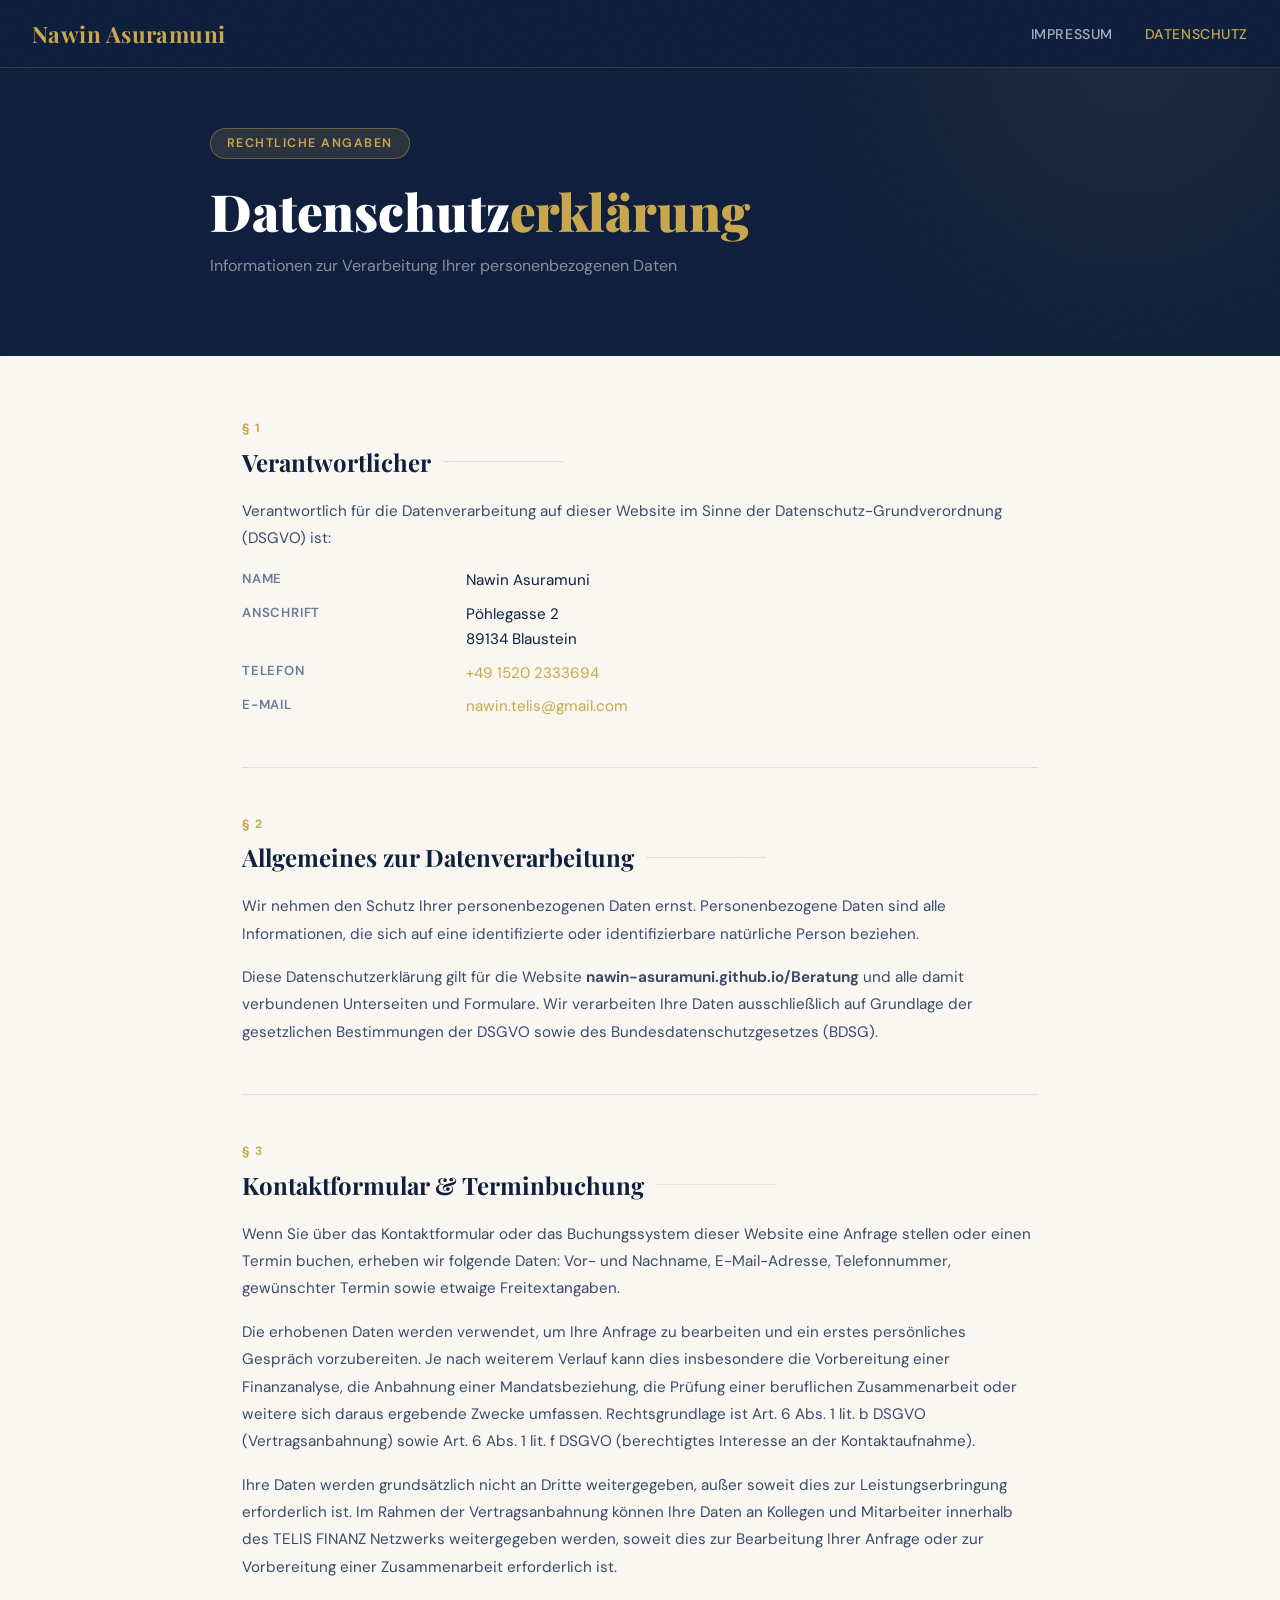
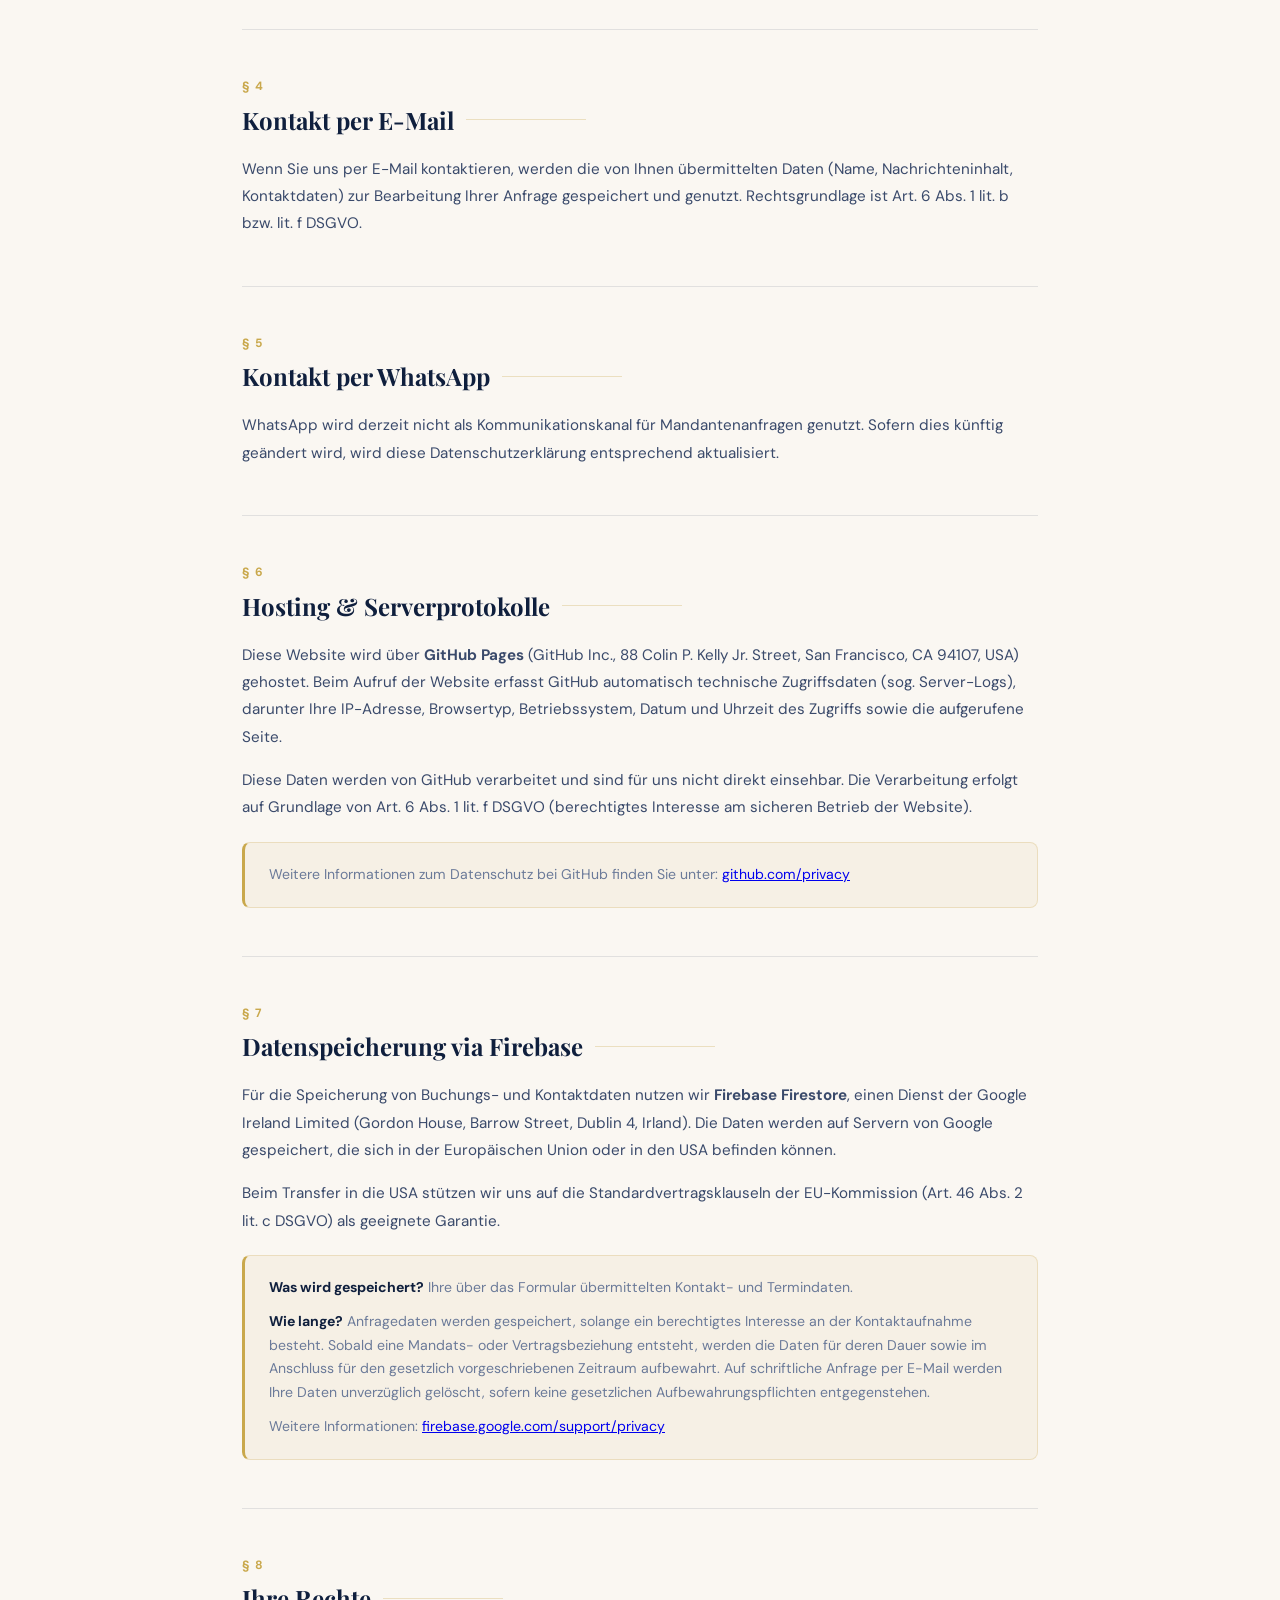
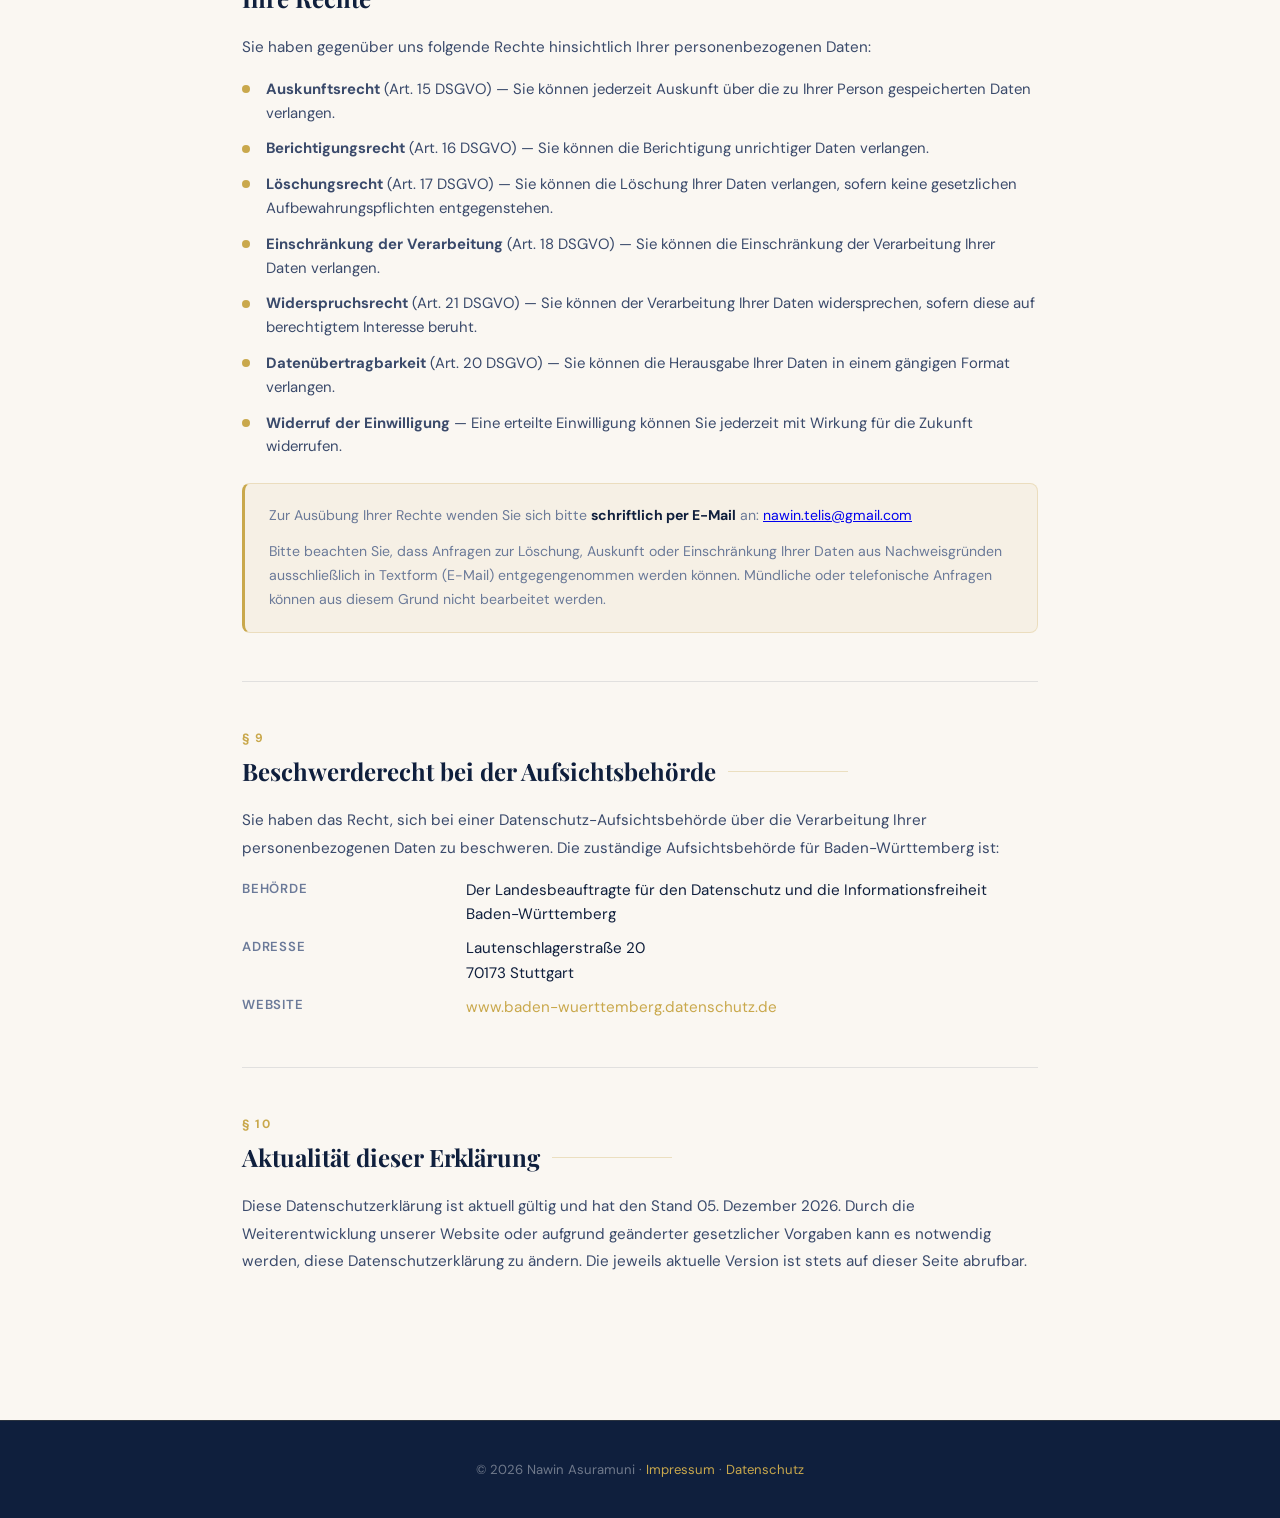
<file: datenschutz.html>
<!DOCTYPE html>
<html lang="de">
<head>
<meta charset="UTF-8">
<meta name="viewport" content="width=device-width, initial-scale=1.0">
<title>Datenschutzerklärung – Nawin Asuramuni</title>
<link rel="preconnect" href="https://fonts.googleapis.com">
<link rel="preconnect" href="https://fonts.gstatic.com" crossorigin>
<link href="https://fonts.googleapis.com/css2?family=Playfair+Display:wght@400;600;700;900&family=DM+Sans:wght@300;400;500;600&display=swap" rel="stylesheet">
<style>
  :root {
    --navy: #0f1f3d;
    --navy-mid: #162848;
    --gold: #c9a84c;
    --gold-light: #e8c96a;
    --gold-pale: #f5e8c0;
    --cream: #faf7f2;
    --slate: #6b7a99;
    --white: #ffffff;
  }

  * { box-sizing: border-box; margin: 0; padding: 0; }
  html { scroll-behavior: smooth; }

  body {
    font-family: 'DM Sans', sans-serif;
    background: var(--cream);
    color: var(--navy);
    overflow-x: hidden;
    min-height: 100vh;
  }

  body::before {
    content: '';
    position: fixed;
    inset: 0;
    background-image: url("data:image/svg+xml,%3Csvg viewBox='0 0 256 256' xmlns='http://www.w3.org/2000/svg'%3E%3Cfilter id='noise'%3E%3CfeTurbulence type='fractalNoise' baseFrequency='0.9' numOctaves='4' stitchTiles='stitch'/%3E%3C/filter%3E%3Crect width='100%25' height='100%25' filter='url(%23noise)' opacity='0.03'/%3E%3C/svg%3E");
    pointer-events: none;
    z-index: 1000;
    opacity: 0.4;
  }

  h1, h2, h3 { font-family: 'Playfair Display', serif; }

  nav {
    position: fixed; top: 0; left: 0; right: 0;
    z-index: 900;
    background: rgba(15,31,61,0.97);
    backdrop-filter: blur(12px);
    border-bottom: 1px solid rgba(201,168,76,0.2);
    padding: 0 2rem;
    height: 68px;
    display: flex;
    align-items: center;
    justify-content: space-between;
  }

  .nav-logo {
    font-family: 'Playfair Display', serif;
    font-size: 1.4rem;
    font-weight: 700;
    color: var(--gold);
    letter-spacing: 0.02em;
    text-decoration: none;
  }

  .nav-links {
    display: flex;
    align-items: center;
    gap: 2rem;
  }

  .nav-link {
    color: rgba(255,255,255,0.65);
    text-decoration: none;
    font-size: 0.88rem;
    font-weight: 500;
    letter-spacing: 0.04em;
    text-transform: uppercase;
    transition: color 0.2s;
  }
  .nav-link:hover { color: var(--gold); }
  .nav-link.active { color: var(--gold); }

  .page-header {
    background: var(--navy);
    padding: 8rem 2rem 5rem;
    position: relative;
    overflow: hidden;
  }

  .page-header::before {
    content: '';
    position: absolute;
    width: 500px; height: 500px;
    background: var(--gold);
    border-radius: 50%;
    filter: blur(120px);
    opacity: 0.07;
    top: -200px; right: -100px;
    pointer-events: none;
  }

  .page-header-inner {
    max-width: 860px;
    margin: 0 auto;
    position: relative;
    z-index: 2;
  }

  .page-eyebrow {
    display: inline-block;
    background: rgba(201,168,76,0.15);
    border: 1px solid rgba(201,168,76,0.4);
    color: var(--gold);
    font-size: 0.78rem;
    font-weight: 600;
    letter-spacing: 0.12em;
    text-transform: uppercase;
    padding: 0.4rem 1rem;
    border-radius: 100px;
    margin-bottom: 1.5rem;
    animation: fadeUp 0.7s ease both;
  }

  .page-title {
    font-size: clamp(2.2rem, 4vw, 3.2rem);
    font-weight: 900;
    color: #fff;
    line-height: 1.1;
    animation: fadeUp 0.7s 0.1s ease both;
  }
  .page-title span { color: var(--gold); }

  .page-subtitle {
    margin-top: 1rem;
    font-size: 1rem;
    color: rgba(255,255,255,0.5);
    animation: fadeUp 0.7s 0.2s ease both;
  }

  .content {
    max-width: 860px;
    margin: 0 auto;
    padding: 4rem 2rem 6rem;
  }

  .section-block {
    margin-bottom: 3rem;
    animation: fadeUp 0.6s ease both;
  }

  .section-block + .section-block {
    padding-top: 3rem;
    border-top: 1px solid rgba(15,31,61,0.1);
  }

  .block-label {
    font-size: 0.75rem;
    font-weight: 700;
    letter-spacing: 0.14em;
    text-transform: uppercase;
    color: var(--gold);
    margin-bottom: 0.6rem;
  }

  .block-title {
    font-family: 'Playfair Display', serif;
    font-size: 1.5rem;
    font-weight: 700;
    color: var(--navy);
    margin-bottom: 1.25rem;
    display: flex;
    align-items: center;
    gap: 0.75rem;
  }

  .block-title::after {
    content: '';
    display: block;
    flex: 1;
    height: 1px;
    background: rgba(201,168,76,0.3);
    max-width: 120px;
  }

  .prose {
    font-size: 0.95rem;
    color: #3a4a6b;
    line-height: 1.8;
  }

  .prose + .prose {
    margin-top: 1rem;
  }

  .prose a {
    color: var(--gold);
    text-decoration: none;
  }
  .prose a:hover { text-decoration: underline; color: var(--gold-light); }

  .info-grid {
    display: grid;
    grid-template-columns: 200px 1fr;
    gap: 0.6rem 1.5rem;
    margin-top: 1rem;
  }

  @media (max-width: 560px) {
    .info-grid { grid-template-columns: 1fr; gap: 0.2rem; }
    .info-key { margin-top: 0.75rem; }
  }

  .info-key {
    font-size: 0.82rem;
    font-weight: 600;
    color: var(--slate);
    text-transform: uppercase;
    letter-spacing: 0.06em;
    padding-top: 0.1rem;
  }

  .info-val {
    font-size: 0.95rem;
    color: var(--navy);
    line-height: 1.6;
  }

  .info-val a {
    color: var(--gold);
    text-decoration: none;
  }

  .notice-box {
    background: rgba(201,168,76,0.08);
    border: 1px solid rgba(201,168,76,0.25);
    border-left: 3px solid var(--gold);
    border-radius: 8px;
    padding: 1.25rem 1.5rem;
    margin-top: 1.25rem;
  }

  .notice-box p {
    font-size: 0.88rem;
    color: var(--slate);
    line-height: 1.7;
  }
  .notice-box p + p { margin-top: 0.6rem; }
  .notice-box strong { color: var(--navy); }

  .rights-list {
    margin-top: 1rem;
    display: flex;
    flex-direction: column;
    gap: 0.75rem;
  }

  .right-item {
    display: flex;
    gap: 1rem;
    align-items: flex-start;
    font-size: 0.93rem;
    color: #3a4a6b;
    line-height: 1.6;
  }

  .right-dot {
    width: 8px;
    height: 8px;
    border-radius: 50%;
    background: var(--gold);
    flex-shrink: 0;
    margin-top: 0.45rem;
  }

  footer {
    background: var(--navy);
    padding: 2.5rem 2rem;
    text-align: center;
    border-top: 1px solid rgba(201,168,76,0.15);
  }

  footer p {
    font-size: 0.82rem;
    color: rgba(255,255,255,0.4);
  }

  footer a {
    color: var(--gold);
    text-decoration: none;
  }

  @keyframes fadeUp {
    from { opacity: 0; transform: translateY(20px); }
    to   { opacity: 1; transform: translateY(0); }
  }

  .section-block:nth-child(1) { animation-delay: 0.05s; }
  .section-block:nth-child(2) { animation-delay: 0.12s; }
  .section-block:nth-child(3) { animation-delay: 0.19s; }
  .section-block:nth-child(4) { animation-delay: 0.26s; }
  .section-block:nth-child(5) { animation-delay: 0.33s; }
  .section-block:nth-child(6) { animation-delay: 0.40s; }
  .section-block:nth-child(7) { animation-delay: 0.47s; }
  .section-block:nth-child(8) { animation-delay: 0.54s; }
  .section-block:nth-child(9) { animation-delay: 0.61s; }
</style>

<script>
  // Wenn im iframe: Navbar und Footer ausblenden, padding anpassen
  if (window.self !== window.top) {
    document.addEventListener('DOMContentLoaded', function() {
      var nav = document.querySelector('nav');
      var footer = document.querySelector('footer');
      if (nav) nav.style.display = 'none';
      if (footer) footer.style.display = 'none';
      // Kein Top-Offset mehr nötig
      var header = document.querySelector('.page-header');
      if (header) header.style.paddingTop = '3rem';
    });
  }
</script>
</head>
<body>

<nav>
  <a href="index.html" class="nav-logo">Nawin Asuramuni</a>
  <div class="nav-links">
    <a href="impressum.html" class="nav-link">Impressum</a>
    <a href="datenschutz.html" class="nav-link active">Datenschutz</a>
  </div>
</nav>

<div class="page-header">
  <div class="page-header-inner">
    <span class="page-eyebrow">Rechtliche Angaben</span>
    <h1 class="page-title">Datenschutz<span>erklärung</span></h1>
    <p class="page-subtitle">Informationen zur Verarbeitung Ihrer personenbezogenen Daten</p>
  </div>
</div>

<div class="content">

  <!-- 1. Verantwortlicher -->
  <div class="section-block">
    <div class="block-label">§ 1</div>
    <h2 class="block-title">Verantwortlicher</h2>
    <p class="prose">Verantwortlich für die Datenverarbeitung auf dieser Website im Sinne der Datenschutz-Grundverordnung (DSGVO) ist:</p>
    <div class="info-grid">
      <span class="info-key">Name</span>
      <span class="info-val">Nawin Asuramuni</span>

      <span class="info-key">Anschrift</span>
      <span class="info-val">Pöhlegasse 2<br>89134 Blaustein</span>

      <span class="info-key">Telefon</span>
      <span class="info-val"><a href="tel:+4915202333694">+49 1520 2333694</a></span>

      <span class="info-key">E-Mail</span>
      <span class="info-val"><a href="mailto:nawin.telis@gmail.com">nawin.telis@gmail.com</a></span>
    </div>
  </div>

  <!-- 2. Allgemeines -->
  <div class="section-block">
    <div class="block-label">§ 2</div>
    <h2 class="block-title">Allgemeines zur Datenverarbeitung</h2>
    <p class="prose">Wir nehmen den Schutz Ihrer personenbezogenen Daten ernst. Personenbezogene Daten sind alle Informationen, die sich auf eine identifizierte oder identifizierbare natürliche Person beziehen.</p>
    <p class="prose">Diese Datenschutzerklärung gilt für die Website <strong>nawin-asuramuni.github.io/Beratung</strong> und alle damit verbundenen Unterseiten und Formulare. Wir verarbeiten Ihre Daten ausschließlich auf Grundlage der gesetzlichen Bestimmungen der DSGVO sowie des Bundesdatenschutzgesetzes (BDSG).</p>
  </div>

  <!-- 3. Kontaktformular / Buchung -->
  <div class="section-block">
    <div class="block-label">§ 3</div>
    <h2 class="block-title">Kontaktformular &amp; Terminbuchung</h2>
    <p class="prose">Wenn Sie über das Kontaktformular oder das Buchungssystem dieser Website eine Anfrage stellen oder einen Termin buchen, erheben wir folgende Daten: Vor- und Nachname, E-Mail-Adresse, Telefonnummer, gewünschter Termin sowie etwaige Freitextangaben.</p>
    <p class="prose">Die erhobenen Daten werden verwendet, um Ihre Anfrage zu bearbeiten und ein erstes persönliches Gespräch vorzubereiten. Je nach weiterem Verlauf kann dies insbesondere die Vorbereitung einer Finanzanalyse, die Anbahnung einer Mandatsbeziehung, die Prüfung einer beruflichen Zusammenarbeit oder weitere sich daraus ergebende Zwecke umfassen. Rechtsgrundlage ist Art. 6 Abs. 1 lit. b DSGVO (Vertragsanbahnung) sowie Art. 6 Abs. 1 lit. f DSGVO (berechtigtes Interesse an der Kontaktaufnahme).</p>
    <p class="prose">Ihre Daten werden grundsätzlich nicht an Dritte weitergegeben, außer soweit dies zur Leistungserbringung erforderlich ist. Im Rahmen der Vertragsanbahnung können Ihre Daten an Kollegen und Mitarbeiter innerhalb des TELIS FINANZ Netzwerks weitergegeben werden, soweit dies zur Bearbeitung Ihrer Anfrage oder zur Vorbereitung einer Zusammenarbeit erforderlich ist.</p>
  </div>

  <!-- 4. E-Mail -->
  <div class="section-block">
    <div class="block-label">§ 4</div>
    <h2 class="block-title">Kontakt per E-Mail</h2>
    <p class="prose">Wenn Sie uns per E-Mail kontaktieren, werden die von Ihnen übermittelten Daten (Name, Nachrichteninhalt, Kontaktdaten) zur Bearbeitung Ihrer Anfrage gespeichert und genutzt. Rechtsgrundlage ist Art. 6 Abs. 1 lit. b bzw. lit. f DSGVO.</p>
  </div>

  <!-- 5. WhatsApp -->
  <div class="section-block">
    <div class="block-label">§ 5</div>
    <h2 class="block-title">Kontakt per WhatsApp</h2>
    <p class="prose">WhatsApp wird derzeit nicht als Kommunikationskanal für Mandantenanfragen genutzt. Sofern dies künftig geändert wird, wird diese Datenschutzerklärung entsprechend aktualisiert.</p>
  </div>

  <!-- 6. Hosting -->
  <div class="section-block">
    <div class="block-label">§ 6</div>
    <h2 class="block-title">Hosting &amp; Serverprotokolle</h2>
    <p class="prose">Diese Website wird über <strong>GitHub Pages</strong> (GitHub Inc., 88 Colin P. Kelly Jr. Street, San Francisco, CA 94107, USA) gehostet. Beim Aufruf der Website erfasst GitHub automatisch technische Zugriffsdaten (sog. Server-Logs), darunter Ihre IP-Adresse, Browsertyp, Betriebssystem, Datum und Uhrzeit des Zugriffs sowie die aufgerufene Seite.</p>
    <p class="prose">Diese Daten werden von GitHub verarbeitet und sind für uns nicht direkt einsehbar. Die Verarbeitung erfolgt auf Grundlage von Art. 6 Abs. 1 lit. f DSGVO (berechtigtes Interesse am sicheren Betrieb der Website).</p>
    <div class="notice-box">
      <p>Weitere Informationen zum Datenschutz bei GitHub finden Sie unter: <a href="https://docs.github.com/en/site-policy/privacy-policies/github-privacy-statement" target="_blank" rel="noopener">github.com/privacy</a></p>
    </div>
  </div>

  <!-- 7. Firebase -->
  <div class="section-block">
    <div class="block-label">§ 7</div>
    <h2 class="block-title">Datenspeicherung via Firebase</h2>
    <p class="prose">Für die Speicherung von Buchungs- und Kontaktdaten nutzen wir <strong>Firebase Firestore</strong>, einen Dienst der Google Ireland Limited (Gordon House, Barrow Street, Dublin 4, Irland). Die Daten werden auf Servern von Google gespeichert, die sich in der Europäischen Union oder in den USA befinden können.</p>
    <p class="prose">Beim Transfer in die USA stützen wir uns auf die Standardvertragsklauseln der EU-Kommission (Art. 46 Abs. 2 lit. c DSGVO) als geeignete Garantie.</p>
    <div class="notice-box">
      <p><strong>Was wird gespeichert?</strong> Ihre über das Formular übermittelten Kontakt- und Termindaten.</p>
      <p><strong>Wie lange?</strong> Anfragedaten werden gespeichert, solange ein berechtigtes Interesse an der Kontaktaufnahme besteht. Sobald eine Mandats- oder Vertragsbeziehung entsteht, werden die Daten für deren Dauer sowie im Anschluss für den gesetzlich vorgeschriebenen Zeitraum aufbewahrt. Auf schriftliche Anfrage per E-Mail werden Ihre Daten unverzüglich gelöscht, sofern keine gesetzlichen Aufbewahrungspflichten entgegenstehen.</p>
      <p>Weitere Informationen: <a href="https://firebase.google.com/support/privacy" target="_blank" rel="noopener">firebase.google.com/support/privacy</a></p>
    </div>
  </div>

  <!-- 8. Betroffenenrechte -->
  <div class="section-block">
    <div class="block-label">§ 8</div>
    <h2 class="block-title">Ihre Rechte</h2>
    <p class="prose">Sie haben gegenüber uns folgende Rechte hinsichtlich Ihrer personenbezogenen Daten:</p>
    <div class="rights-list">
      <div class="right-item"><div class="right-dot"></div><span><strong>Auskunftsrecht</strong> (Art. 15 DSGVO) — Sie können jederzeit Auskunft über die zu Ihrer Person gespeicherten Daten verlangen.</span></div>
      <div class="right-item"><div class="right-dot"></div><span><strong>Berichtigungsrecht</strong> (Art. 16 DSGVO) — Sie können die Berichtigung unrichtiger Daten verlangen.</span></div>
      <div class="right-item"><div class="right-dot"></div><span><strong>Löschungsrecht</strong> (Art. 17 DSGVO) — Sie können die Löschung Ihrer Daten verlangen, sofern keine gesetzlichen Aufbewahrungspflichten entgegenstehen.</span></div>
      <div class="right-item"><div class="right-dot"></div><span><strong>Einschränkung der Verarbeitung</strong> (Art. 18 DSGVO) — Sie können die Einschränkung der Verarbeitung Ihrer Daten verlangen.</span></div>
      <div class="right-item"><div class="right-dot"></div><span><strong>Widerspruchsrecht</strong> (Art. 21 DSGVO) — Sie können der Verarbeitung Ihrer Daten widersprechen, sofern diese auf berechtigtem Interesse beruht.</span></div>
      <div class="right-item"><div class="right-dot"></div><span><strong>Datenübertragbarkeit</strong> (Art. 20 DSGVO) — Sie können die Herausgabe Ihrer Daten in einem gängigen Format verlangen.</span></div>
      <div class="right-item"><div class="right-dot"></div><span><strong>Widerruf der Einwilligung</strong> — Eine erteilte Einwilligung können Sie jederzeit mit Wirkung für die Zukunft widerrufen.</span></div>
    </div>
    <div class="notice-box" style="margin-top:1.5rem;">
      <p>Zur Ausübung Ihrer Rechte wenden Sie sich bitte <strong>schriftlich per E-Mail</strong> an: <a href="mailto:nawin.telis@gmail.com">nawin.telis@gmail.com</a></p>
      <p style="margin-top:0.75rem;">Bitte beachten Sie, dass Anfragen zur Löschung, Auskunft oder Einschränkung Ihrer Daten aus Nachweisgründen ausschließlich in Textform (E-Mail) entgegengenommen werden können. Mündliche oder telefonische Anfragen können aus diesem Grund nicht bearbeitet werden.</p>
    </div>
  </div>

  <!-- 9. Beschwerderecht -->
  <div class="section-block">
    <div class="block-label">§ 9</div>
    <h2 class="block-title">Beschwerderecht bei der Aufsichtsbehörde</h2>
    <p class="prose">Sie haben das Recht, sich bei einer Datenschutz-Aufsichtsbehörde über die Verarbeitung Ihrer personenbezogenen Daten zu beschweren. Die zuständige Aufsichtsbehörde für Baden-Württemberg ist:</p>
    <div class="info-grid">
      <span class="info-key">Behörde</span>
      <span class="info-val">Der Landesbeauftragte für den Datenschutz und die Informationsfreiheit Baden-Württemberg</span>

      <span class="info-key">Adresse</span>
      <span class="info-val">Lautenschlagerstraße 20<br>70173 Stuttgart</span>

      <span class="info-key">Website</span>
      <span class="info-val"><a href="https://www.baden-wuerttemberg.datenschutz.de" target="_blank" rel="noopener">www.baden-wuerttemberg.datenschutz.de</a></span>
    </div>
  </div>

  <!-- 10. Aktualität -->
  <div class="section-block">
    <div class="block-label">§ 10</div>
    <h2 class="block-title">Aktualität dieser Erklärung</h2>
    <p class="prose">Diese Datenschutzerklärung ist aktuell gültig und hat den Stand <span id="datum"></span>. Durch die Weiterentwicklung unserer Website oder aufgrund geänderter gesetzlicher Vorgaben kann es notwendig werden, diese Datenschutzerklärung zu ändern. Die jeweils aktuelle Version ist stets auf dieser Seite abrufbar.</p>
  </div>

</div>

<footer>
  <p>© <span id="year"></span> Nawin Asuramuni · <a href="impressum.html">Impressum</a> · <a href="datenschutz.html">Datenschutz</a></p>
</footer>

<script>
  document.getElementById('year').textContent = new Date().getFullYear();
  const now = new Date();
  document.getElementById('datum').textContent = now.toLocaleDateString('de-DE', { day: '2-digit', month: 'long', year: 'numeric' });
</script>

</body>
</html>
</file>
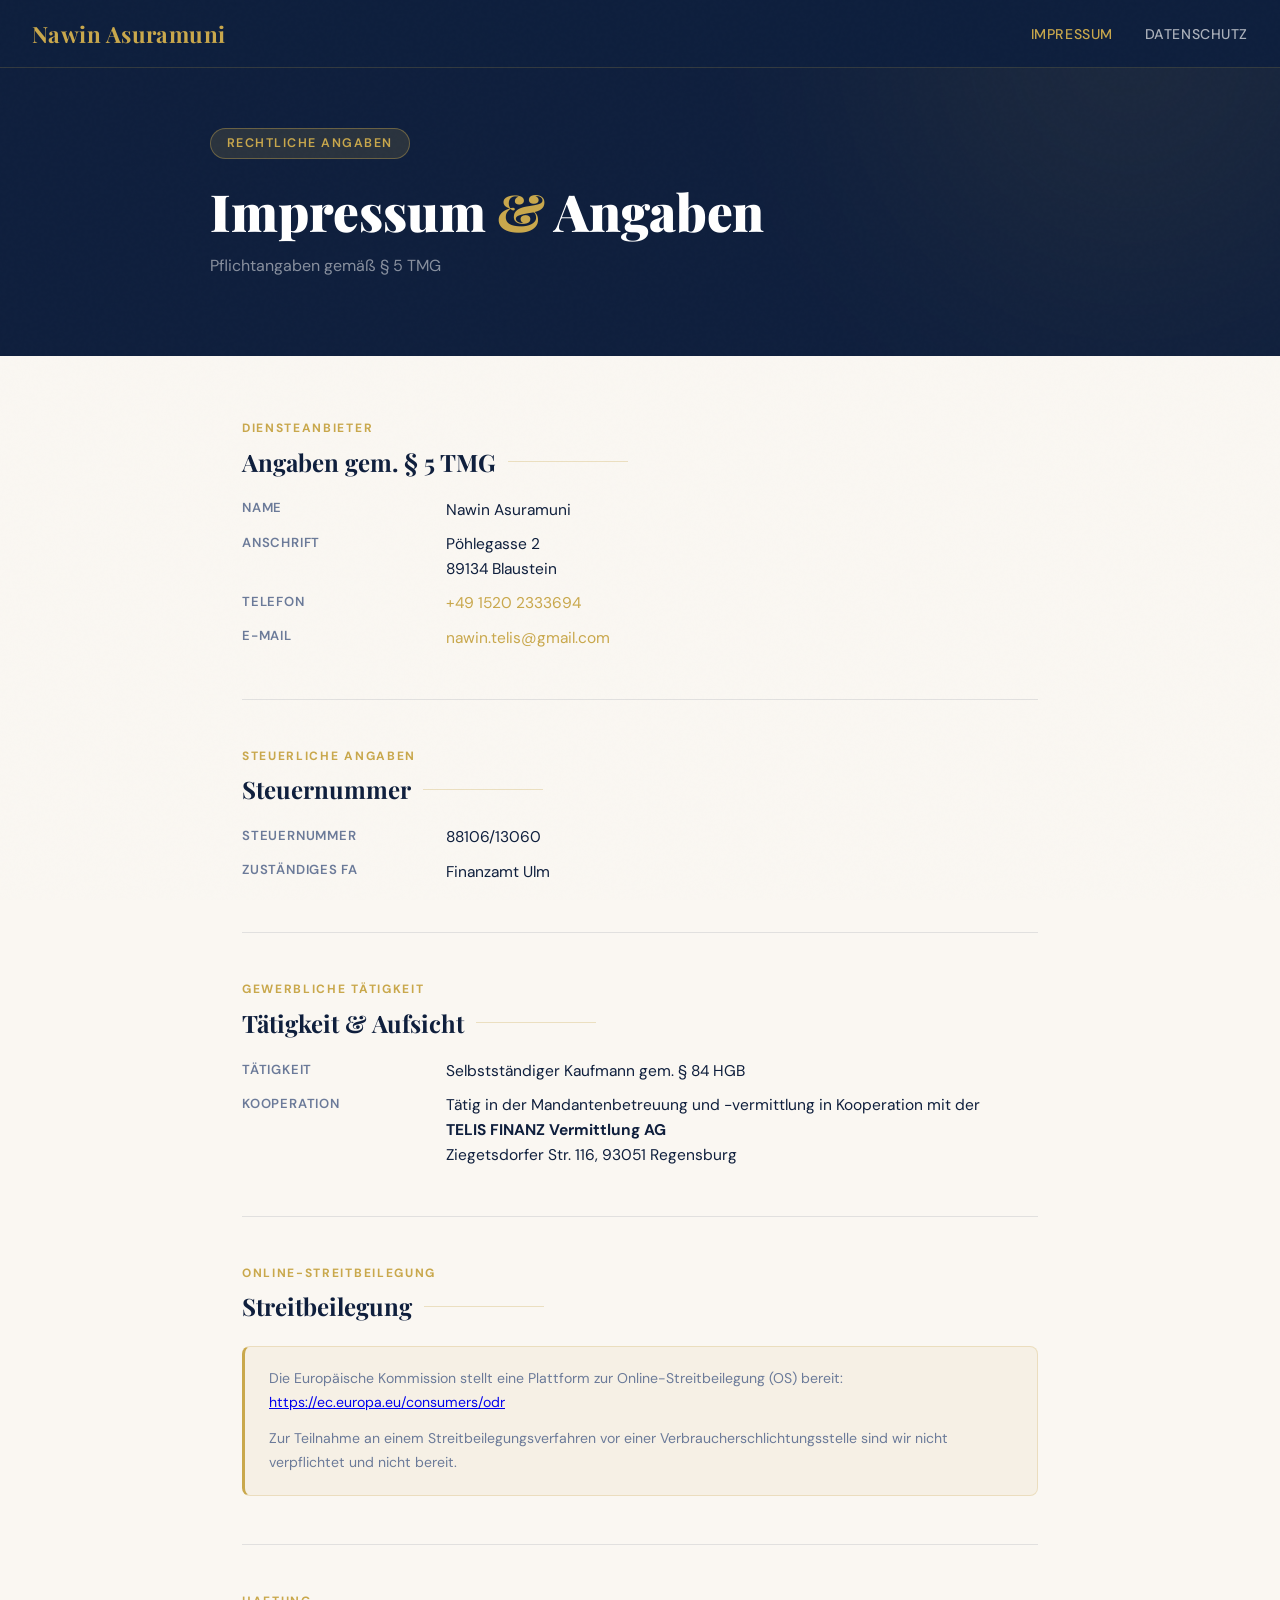
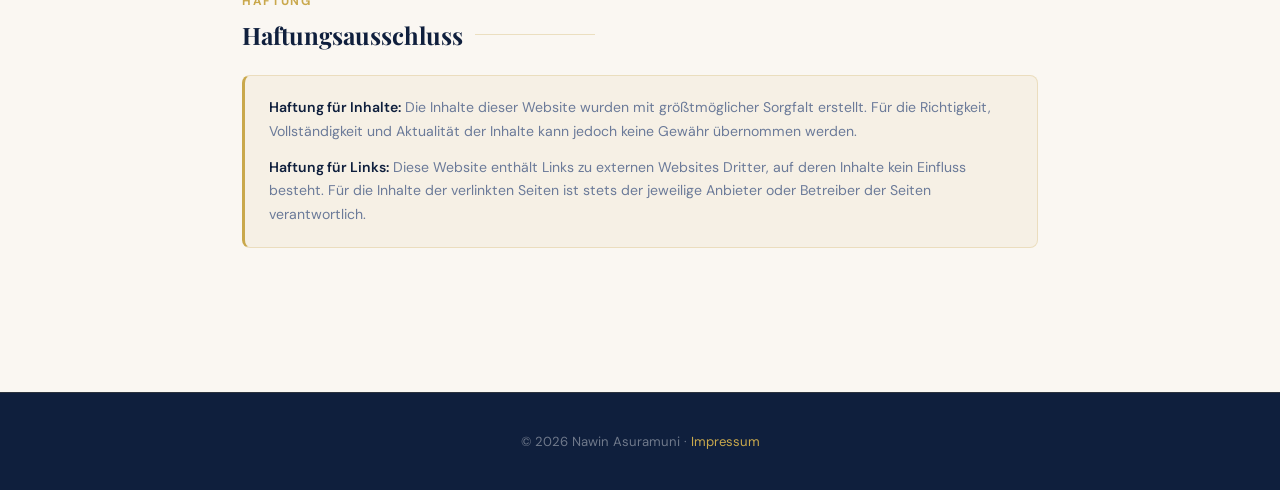
<file: impressum.html>
<!DOCTYPE html>
<html lang="de">
<head>
<meta charset="UTF-8">
<meta name="viewport" content="width=device-width, initial-scale=1.0">
<title>Impressum – Nawin Asuramuni</title>
<link rel="preconnect" href="https://fonts.googleapis.com">
<link rel="preconnect" href="https://fonts.gstatic.com" crossorigin>
<link href="https://fonts.googleapis.com/css2?family=Playfair+Display:wght@400;600;700;900&family=DM+Sans:wght@300;400;500;600&display=swap" rel="stylesheet">
<style>
  :root {
    --navy: #0f1f3d;
    --navy-mid: #162848;
    --gold: #c9a84c;
    --gold-light: #e8c96a;
    --gold-pale: #f5e8c0;
    --cream: #faf7f2;
    --slate: #6b7a99;
    --white: #ffffff;
  }

  * { box-sizing: border-box; margin: 0; padding: 0; }
  html { scroll-behavior: smooth; }

  body {
    font-family: 'DM Sans', sans-serif;
    background: var(--cream);
    color: var(--navy);
    overflow-x: hidden;
    min-height: 100vh;
  }

  /* Noise texture */
  body::before {
    content: '';
    position: fixed;
    inset: 0;
    background-image: url("data:image/svg+xml,%3Csvg viewBox='0 0 256 256' xmlns='http://www.w3.org/2000/svg'%3E%3Cfilter id='noise'%3E%3CfeTurbulence type='fractalNoise' baseFrequency='0.9' numOctaves='4' stitchTiles='stitch'/%3E%3C/filter%3E%3Crect width='100%25' height='100%25' filter='url(%23noise)' opacity='0.03'/%3E%3C/svg%3E");
    pointer-events: none;
    z-index: 1000;
    opacity: 0.4;
  }

  h1, h2, h3 { font-family: 'Playfair Display', serif; }

  /* NAVBAR */
  nav {
    position: fixed; top: 0; left: 0; right: 0;
    z-index: 900;
    background: rgba(15,31,61,0.97);
    backdrop-filter: blur(12px);
    border-bottom: 1px solid rgba(201,168,76,0.2);
    padding: 0 2rem;
    height: 68px;
    display: flex;
    align-items: center;
    justify-content: space-between;
  }

  .nav-logo {
    font-family: 'Playfair Display', serif;
    font-size: 1.4rem;
    font-weight: 700;
    color: var(--gold);
    letter-spacing: 0.02em;
    text-decoration: none;
  }

  .nav-links {
    display: flex;
    align-items: center;
    gap: 2rem;
  }

  .nav-link {
    color: rgba(255,255,255,0.65);
    text-decoration: none;
    font-size: 0.88rem;
    font-weight: 500;
    letter-spacing: 0.04em;
    text-transform: uppercase;
    transition: color 0.2s;
  }
  .nav-link:hover { color: var(--gold); }
  .nav-link.active { color: var(--gold); }

  /* PAGE HEADER */
  .page-header {
    background: var(--navy);
    padding: 8rem 2rem 5rem;
    position: relative;
    overflow: hidden;
  }

  .page-header::before {
    content: '';
    position: absolute;
    width: 500px; height: 500px;
    background: var(--gold);
    border-radius: 50%;
    filter: blur(120px);
    opacity: 0.07;
    top: -200px; right: -100px;
    pointer-events: none;
  }

  .page-header-inner {
    max-width: 860px;
    margin: 0 auto;
    position: relative;
    z-index: 2;
  }

  .page-eyebrow {
    display: inline-block;
    background: rgba(201,168,76,0.15);
    border: 1px solid rgba(201,168,76,0.4);
    color: var(--gold);
    font-size: 0.78rem;
    font-weight: 600;
    letter-spacing: 0.12em;
    text-transform: uppercase;
    padding: 0.4rem 1rem;
    border-radius: 100px;
    margin-bottom: 1.5rem;
    animation: fadeUp 0.7s ease both;
  }

  .page-title {
    font-size: clamp(2.2rem, 4vw, 3.2rem);
    font-weight: 900;
    color: #fff;
    line-height: 1.1;
    animation: fadeUp 0.7s 0.1s ease both;
  }
  .page-title span { color: var(--gold); }

  .page-subtitle {
    margin-top: 1rem;
    font-size: 1rem;
    color: rgba(255,255,255,0.5);
    animation: fadeUp 0.7s 0.2s ease both;
  }

  /* CONTENT */
  .content {
    max-width: 860px;
    margin: 0 auto;
    padding: 4rem 2rem 6rem;
  }

  .section-block {
    margin-bottom: 3rem;
    animation: fadeUp 0.6s ease both;
  }

  .section-block + .section-block {
    padding-top: 3rem;
    border-top: 1px solid rgba(15,31,61,0.1);
  }

  .block-label {
    font-size: 0.75rem;
    font-weight: 700;
    letter-spacing: 0.14em;
    text-transform: uppercase;
    color: var(--gold);
    margin-bottom: 0.6rem;
  }

  .block-title {
    font-family: 'Playfair Display', serif;
    font-size: 1.5rem;
    font-weight: 700;
    color: var(--navy);
    margin-bottom: 1.25rem;
    display: flex;
    align-items: center;
    gap: 0.75rem;
  }

  .block-title::after {
    content: '';
    display: block;
    flex: 1;
    height: 1px;
    background: rgba(201,168,76,0.3);
    max-width: 120px;
  }

  .info-grid {
    display: grid;
    grid-template-columns: 180px 1fr;
    gap: 0.6rem 1.5rem;
  }

  @media (max-width: 560px) {
    .info-grid { grid-template-columns: 1fr; gap: 0.2rem; }
    .info-key { margin-top: 0.75rem; }
  }

  .info-key {
    font-size: 0.82rem;
    font-weight: 600;
    color: var(--slate);
    text-transform: uppercase;
    letter-spacing: 0.06em;
    padding-top: 0.1rem;
  }

  .info-val {
    font-size: 0.97rem;
    color: var(--navy);
    line-height: 1.6;
  }

  .info-val a {
    color: var(--gold);
    text-decoration: none;
    transition: color 0.2s;
  }
  .info-val a:hover { color: var(--gold-light); text-decoration: underline; }

  .notice-box {
    background: rgba(201,168,76,0.08);
    border: 1px solid rgba(201,168,76,0.25);
    border-left: 3px solid var(--gold);
    border-radius: 8px;
    padding: 1.25rem 1.5rem;
    margin-top: 1.5rem;
  }

  .notice-box p {
    font-size: 0.88rem;
    color: var(--slate);
    line-height: 1.7;
  }

  .notice-box p + p { margin-top: 0.75rem; }

  .notice-box strong { color: var(--navy); font-weight: 600; }

  /* FOOTER */
  footer {
    background: var(--navy);
    padding: 2.5rem 2rem;
    text-align: center;
    border-top: 1px solid rgba(201,168,76,0.15);
  }

  footer p {
    font-size: 0.82rem;
    color: rgba(255,255,255,0.4);
  }

  footer a {
    color: var(--gold);
    text-decoration: none;
  }

  /* ANIMATION */
  @keyframes fadeUp {
    from { opacity: 0; transform: translateY(20px); }
    to   { opacity: 1; transform: translateY(0); }
  }

  .section-block:nth-child(1) { animation-delay: 0.05s; }
  .section-block:nth-child(2) { animation-delay: 0.15s; }
  .section-block:nth-child(3) { animation-delay: 0.25s; }
  .section-block:nth-child(4) { animation-delay: 0.35s; }
  .section-block:nth-child(5) { animation-delay: 0.45s; }
</style>

<script>
  // Wenn im iframe: Navbar und Footer ausblenden, padding anpassen
  if (window.self !== window.top) {
    document.addEventListener('DOMContentLoaded', function() {
      var nav = document.querySelector('nav');
      var footer = document.querySelector('footer');
      if (nav) nav.style.display = 'none';
      if (footer) footer.style.display = 'none';
      // Kein Top-Offset mehr nötig
      var header = document.querySelector('.page-header');
      if (header) header.style.paddingTop = '3rem';
    });
  }
</script>
</head>
<body>

<!-- NAVBAR -->
<nav>
  <a href="index.html" class="nav-logo">Nawin Asuramuni</a>
  <div class="nav-links">
    <a href="impressum.html" class="nav-link active">Impressum</a>
    <a href="datenschutz.html" class="nav-link">Datenschutz</a>
  </div>
</nav>

<!-- PAGE HEADER -->
<div class="page-header">
  <div class="page-header-inner">
    <span class="page-eyebrow">Rechtliche Angaben</span>
    <h1 class="page-title">Impressum <span>&amp;</span> Angaben</h1>
    <p class="page-subtitle">Pflichtangaben gemäß § 5 TMG</p>
  </div>
</div>

<!-- CONTENT -->
<div class="content">

  <!-- Angaben zum Unternehmen -->
  <div class="section-block">
    <div class="block-label">Diensteanbieter</div>
    <h2 class="block-title">Angaben gem. § 5 TMG</h2>
    <div class="info-grid">
      <span class="info-key">Name</span>
      <span class="info-val">Nawin Asuramuni</span>

      <span class="info-key">Anschrift</span>
      <span class="info-val">Pöhlegasse 2<br>89134 Blaustein</span>

      <span class="info-key">Telefon</span>
      <span class="info-val"><a href="tel:+4915202333694">+49 1520 2333694</a></span>

      <span class="info-key">E-Mail</span>
      <span class="info-val"><a href="mailto:nawin.telis@gmail.com">nawin.telis@gmail.com</a></span>
    </div>
  </div>

  <!-- Steuer -->
  <div class="section-block">
    <div class="block-label">Steuerliche Angaben</div>
    <h2 class="block-title">Steuernummer</h2>
    <div class="info-grid">
      <span class="info-key">Steuernummer</span>
      <span class="info-val">88106/13060</span>

      <span class="info-key">Zuständiges FA</span>
      <span class="info-val">Finanzamt Ulm</span>
    </div>
  </div>

  <!-- Tätigkeit & Aufsicht -->
  <div class="section-block">
    <div class="block-label">Gewerbliche Tätigkeit</div>
    <h2 class="block-title">Tätigkeit &amp; Aufsicht</h2>
    <div class="info-grid">
      <span class="info-key">Tätigkeit</span>
      <span class="info-val">Selbstständiger Kaufmann gem. § 84 HGB</span>

      <span class="info-key">Kooperation</span>
      <span class="info-val">Tätig in der Mandantenbetreuung und -vermittlung in Kooperation mit der<br>
        <strong>TELIS FINANZ Vermittlung AG</strong><br>
        Ziegetsdorfer Str. 116, 93051 Regensburg
      </span>
    </div>
  </div>

  <!-- Streitbeilegung -->
  <div class="section-block">
    <div class="block-label">Online-Streitbeilegung</div>
    <h2 class="block-title">Streitbeilegung</h2>
    <div class="notice-box">
      <p>Die Europäische Kommission stellt eine Plattform zur Online-Streitbeilegung (OS) bereit:<br>
        <a href="https://ec.europa.eu/consumers/odr" target="_blank" rel="noopener">https://ec.europa.eu/consumers/odr</a>
      </p>
      <p>Zur Teilnahme an einem Streitbeilegungsverfahren vor einer Verbraucherschlichtungsstelle sind wir nicht verpflichtet und nicht bereit.</p>
    </div>
  </div>

  <!-- Haftungsausschluss -->
  <div class="section-block">
    <div class="block-label">Haftung</div>
    <h2 class="block-title">Haftungsausschluss</h2>
    <div class="notice-box">
      <p><strong>Haftung für Inhalte:</strong> Die Inhalte dieser Website wurden mit größtmöglicher Sorgfalt erstellt. Für die Richtigkeit, Vollständigkeit und Aktualität der Inhalte kann jedoch keine Gewähr übernommen werden.</p>
      <p><strong>Haftung für Links:</strong> Diese Website enthält Links zu externen Websites Dritter, auf deren Inhalte kein Einfluss besteht. Für die Inhalte der verlinkten Seiten ist stets der jeweilige Anbieter oder Betreiber der Seiten verantwortlich.</p>
    </div>
  </div>

</div>

<!-- FOOTER -->
<footer>
  <p>© <span id="year"></span> Nawin Asuramuni · <a href="impressum.html">Impressum</a></p>
</footer>

<script>
  document.getElementById('year').textContent = new Date().getFullYear();
</script>

</body>
</html>
</file>
